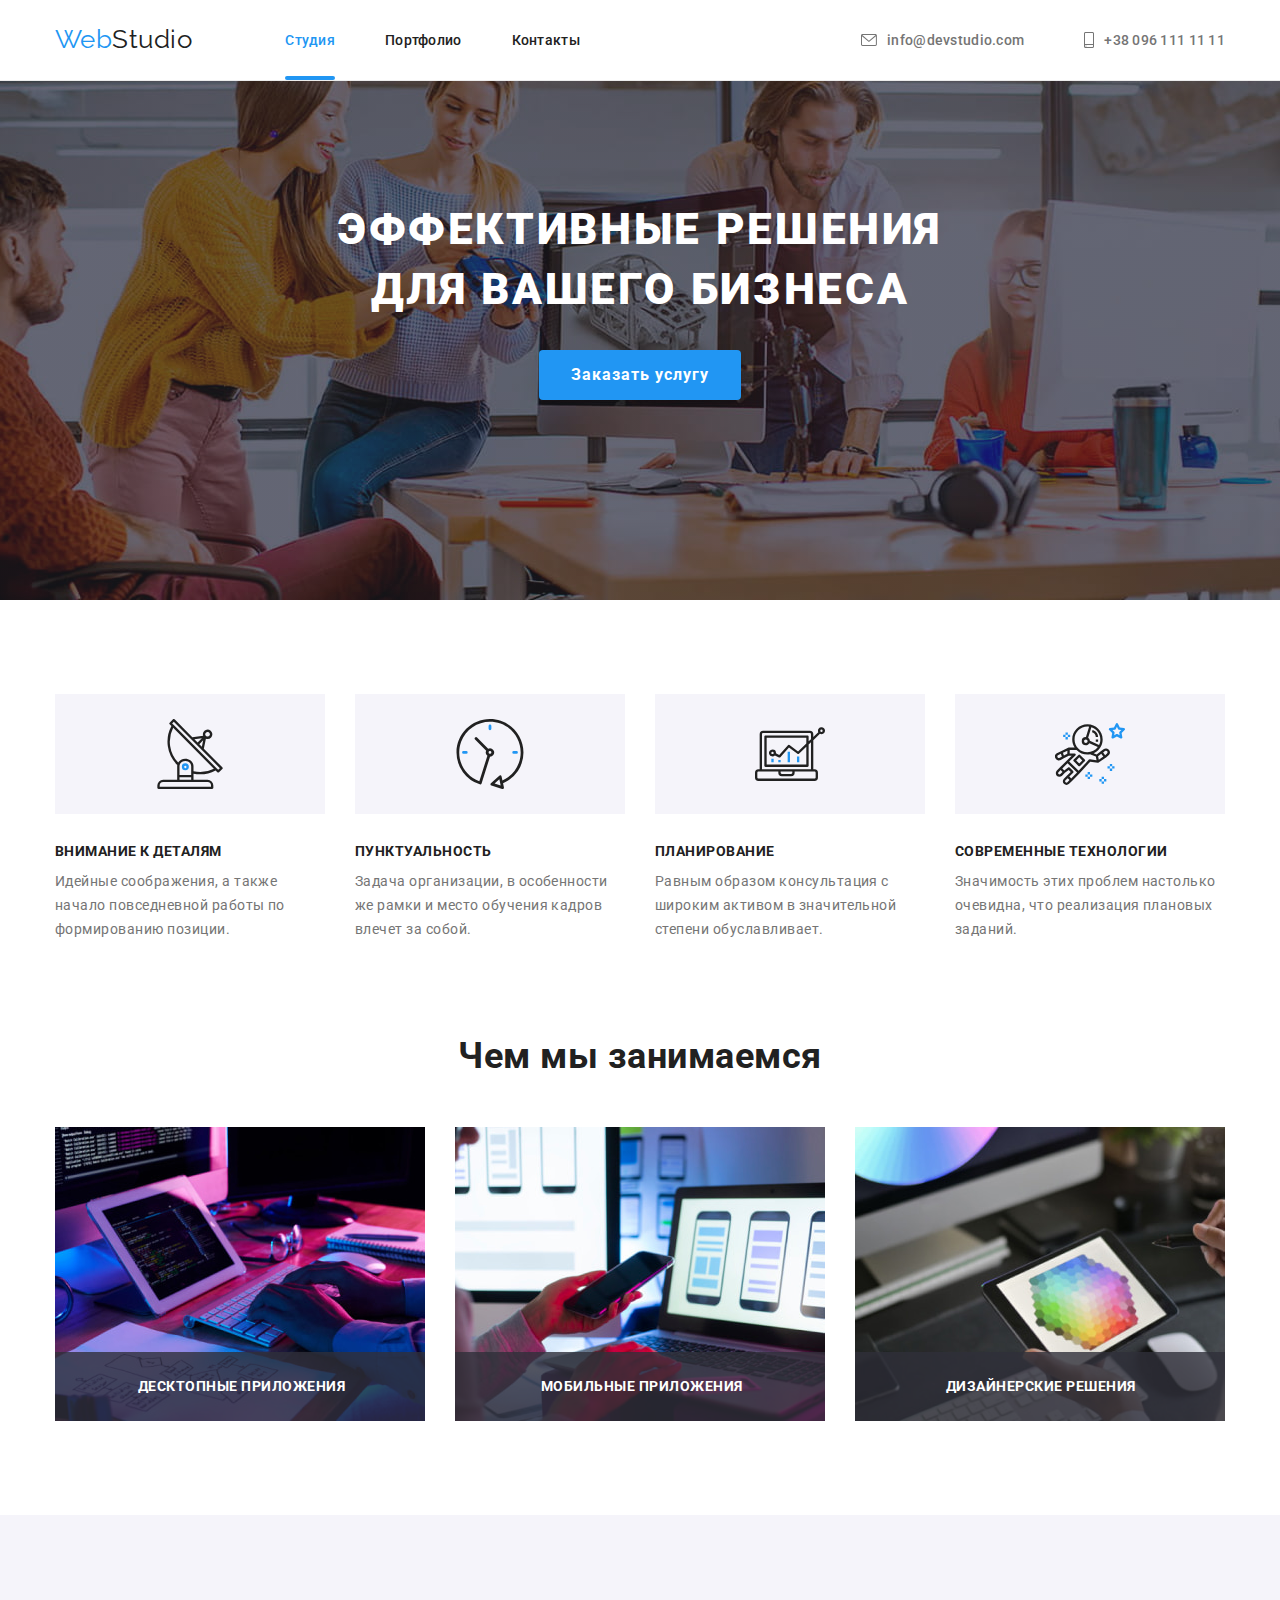
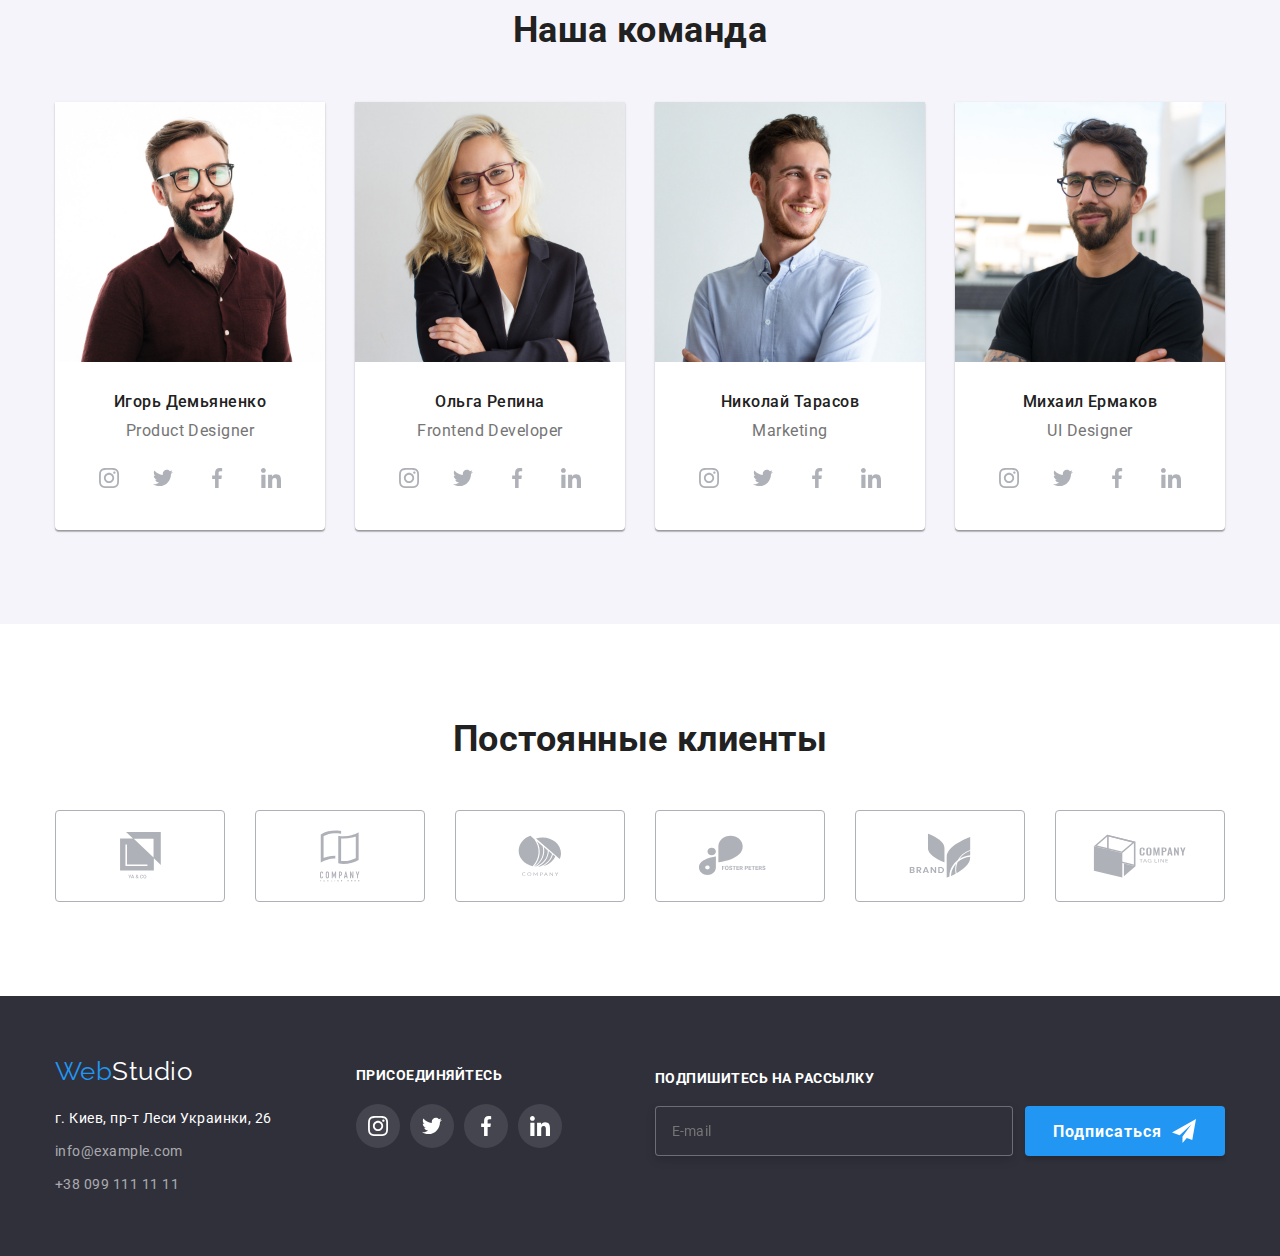
<file: index.html>
<!DOCTYPE html>
<html lang="ru">
  <head>
    <meta charset="UTF-8" />
    <meta http-equiv="X-UA-Compatible" content="IE=edge" />
    <meta name="viewport" content="width=device-width, initial-scale=1.0" />
    <title>Document</title>
    <link rel="preconnect" href="https://fonts.googleapis.com" />
    <link rel="preconnect" href="https://fonts.gstatic.com" crossorigin />
    <link
      href="https://fonts.googleapis.com/css2?family=Raleway:wght@700&family=Roboto:wght@400;500;700;900&display=swap"
      rel="stylesheet"
    />
    <link
      rel="stylesheet"
      href="https://cdnjs.cloudflare.com/ajax/libs/modern-normalize/1.1.0/modern-normalize.min.css"
    />
    <link rel="stylesheet" href="./css/styles.css" />
  </head>
  <body class="page">
    <!--Шапка сайта-->
    <header class="page-header">
      <div class="container main-nav">
        <nav class="navigation">
          <a href="./index.html" lang="en" class="logo"
            ><span class="accent">Web</span>Studio</a
          >
          <ul class="site-nav">
            <li class="item">
              <a href="./index.html" class="link current">Студия</a>
            </li>
            <li class="item">
              <a href="./portfolio.html" class="link">Портфолио</a>
            </li>
            <li class="item"><a href="" class="link">Контакты</a></li>
          </ul>
        </nav>
        <ul class="auth-nav">
          <li class="item icon-envelope">
            <a href="mailto:info@devstudio.com" class="link">
              <svg class="icon-envelope" width="16px" height="12px">
                <use href="./images/icons.svg#icon-envelope"></use></svg>
                info@devstudio.com</a>
          </li>
          <li class="item">
            <a href="tel:+380961111111" class="link">
              <svg class="icon-tel" width="10px" height="16px">
                <use href="./images/icons.svg#icon-smartphone"></use></svg>
                +38 096 111 11 11</a>
          </li>
        </ul>
      </div>
    </header>
    <main>
      <!--Секция заказать услугу-->
      <section class="hero">
        <div class="container">
          <h1 class="hero-title">
            Эффективные решения <br />
            для вашего бизнеса
          </h1>
          <button data-modal-open type="button" class="hero-button">
            Заказать услугу
          </button>
        </div>
        <div class="backdrop is-hidden" data-modal>
          <div class="modal">
            <button data-modal-close type="button" class="modal-button">
              <svg class="icon-vector">
                <use href="./images/vector.svg#icon-Vector"></use>
              </svg>
            </button>
            <form class="form js-speaker-form">
              <b class="form-title">Оставьте свои данные, мы вам перезвоним</b>
              <label class="form-field">
                <span class="form-lable">Имя</span>
                <input class="form-input" type="text" name="name" />
                <svg class="form-icon" width="12px" height="12px">
                  <use href="./images/icon-forms.svg#icon-name"></use>
                </svg>
              </label>
              <label class="form-field">
                <span class="form-lable">Телефон</span>
                <input class="form-input" type="tel" name="tel" />
                <svg class="form-icon" width="13px" height="13px">
                  <use href="./images/icon-forms.svg#icon-phone"></use>
                </svg>
              </label>
              <label class="form-field">
                <span class="form-lable">Почта</span>
                <input class="form-input" type="email" name="mail" />
                <svg class="form-icon" width="15px" height="12px">
                  <use href="./images/icon-forms.svg#icon-mail"></use>
                </svg>
              </label>
              <label class="form-field comments">
                <span class="form-lable">Комментарий</span>
                <textarea
                  class="form-textarea"
                  name="comment"
                  placeholder="Введите текст"
                ></textarea>
              </label>
              <label class="agreement">
                <input
                  class="agreement-input"
                  type="checkbox"
                  name="agree"
                />
                <svg class="form-icon-agreement" width="15px" height="15px">
                  <use href="./images/icon-forms.svg#icon-agree"></use>
                </svg>
                <span class="agreement-label"
                  >Соглашаюсь с рассылкой и принимаю <a href="" class="agreement-link">Условия договора</a></span>
              </label>
              <button class="form-button" type="submit">Отправить</button>
            </form>
          </div>

          <!-- <div role="group" class="group">
            <input type="checkbox" name="topic" value="html" id="html"/>
            <label for="html">HTML</label>

            <input type="checkbox" name="topic" value="css" id="css"/>
            <label for="css">CSS</label>

            <input type="checkbox" name="topic" value="js" id="js">
            <label for="js">JS</label>
          </div>

          <div role="group">
          <input type="radio" name="grade" value="junior" id="junior">
          <label for="junior">Junior</label>

          <input type="radio" name="grade" value="middle" id="middle">
          <label for="middle">Middle</label>

          <input type="radio" name="grade" value="senior" id="senior">
          <label for="senior">Senior</label>
        </div>

        <label for="pdf">Загрузить файл</label>
        <input type="file" name="pdf" id="pdf"> -->
        </div>
      </section>
      <!--Секция наши преимущества-->
      <section class="section no-bottom-padding">
        <div class="container">
          <h2 class="section-title features">Наши преимущества</h2>
          <ul class="features">
            <li class="item icon-dish">
              <h3 class="title">Внимание к деталям</h3>
              <p class="text">
                Идейные соображения, а также начало повседневной работы по
                формированию позиции.
              </p>
            </li>
            <li class="item icon-clock">
              <h3 class="title">Пунктуальность</h3>
              <p class="text">
                Задача организации, в особенности же рамки и место обучения
                кадров влечет за собой.
              </p>
            </li>
            <li class="item icon-diagram">
              <h3 class="title">Планирование</h3>
              <p class="text">
                Равным образом консультация с широким активом в значительной
                степени обуславливает.
              </p>
            </li>
            <li class="item icon-astronaut">
              <h3 class="title">Современные технологии</h3>
              <p class="text">
                Значимость этих проблем настолько очевидна, что реализация
                плановых заданий.
              </p>
            </li>
          </ul>
        </div>
      </section>
      <!--Секция чем мы занимаемся-->
      <section class="section">
        <div class="container">
          <h2 class="section-title">Чем мы занимаемся</h2>
          <ul class="work">
            <li class="item">
              <h3 class="title-work">Десктопные приложения</h3>
              <img
                class="image work"
                src="./images/img11.jpg"
                alt="пальцы рук печатают на клавиатуре"
                width="370"
                height="294"
              />
            </li>
            <li class="item">
              <p class="title-work mobile">Мобильные приложения</p>
              <img
                class="image work"
                src="./images/img12.jpg"
                alt="в левой руке телефон, пальцами правой руки водит по тачпаду макбука"
                width="370"
                height="294"
              />
            </li>
            <li class="item">
              <h3 class="title-work design">Дизайнерские решения</h3>
              <img
                class="image work"
                src="./images/img13.jpg"
                alt="в левой руке планшет, на экране которого электронная цветовая палитра"
                width="370"
                height="294"
              />
            </li>
          </ul>
        </div>
      </section>
      <!--Секция наша команда-->
      <section class="section-team">
        <div class="container">
          <h2 class="section-title">Наша команда</h2>
          <ul class="team">
            <li class="card">
              <img
                class="image"
                src="./images/igor.jpg"
                alt="улыбающийся молодой русый мужчина с бородой в очках"
                width="270"
                height="260"
              />
              <div class="card-description">
                <h3 class="title">Игорь Демьяненко</h3>
                <p class="position">Product Designer</p>
                <ul class="social">
                  <li class="item">
                    <a class="link" href="">
                      <svg class="icon">
                        <use href="./images/icons.svg#icon-instagram"></use>
                      </svg>
                    </a>
                  </li>
                  <li class="item">
                    <a class="link" href="">
                      <svg class="icon">
                        <use href="./images/icons.svg#icon-twitter"></use>
                      </svg>
                    </a>
                  </li>
                  <li class="item">
                    <a class="link" href="">
                      <svg class="icon">
                        <use href="./images/icons.svg#icon-facebook"></use>
                      </svg>
                    </a>
                  </li>
                  <li class="item">
                    <a class="link" href="">
                      <svg class="icon">
                        <use href="./images/icons.svg#icon-linkedin"></use>
                      </svg>
                    </a>
                  </li>
                </ul>
              </div>
            </li>
            <li class="card">
              <img
                class="image"
                src="./images/olya.jpg"
                alt="улыбающаяся молодая девушка блондинка в очках с веснушками"
                width="270"
                height="260"
              />
              <div class="card-description">
                <h3 class="title">Ольга Репина</h3>
                <p class="position">Frontend Developer</p>
                <ul class="social">
                  <li class="item">
                    <a class="link" href="">
                      <svg class="icon">
                        <use href="./images/icons.svg#icon-instagram"></use>
                      </svg>
                    </a>
                  </li>
                  <li class="item">
                    <a class="link" href="">
                      <svg class="icon">
                        <use href="./images/icons.svg#icon-twitter"></use>
                      </svg>
                    </a>
                  </li>
                  <li class="item">
                    <a class="link" href="">
                      <svg class="icon">
                        <use href="./images/icons.svg#icon-facebook"></use>
                      </svg>
                    </a>
                  </li>
                  <li class="item">
                    <a class="link" href="">
                      <svg class="icon">
                        <use href="./images/icons.svg#icon-linkedin"></use>
                      </svg>
                    </a>
                  </li>
                </ul>
              </div>
            </li>
            <li class="card">
              <img
                class="image"
                src="./images/kolya.jpg"
                alt="улыбающийся молодой рыжий мужчина с бородкой"
                width="270"
                height="260"
              />
              <div class="card-description">
                <h3 class="title">Николай Тарасов</h3>
                <p class="position">Marketing</p>
                <ul class="social">
                  <li class="item">
                    <a class="link" href="">
                      <svg class="icon">
                        <use href="./images/icons.svg#icon-instagram"></use>
                      </svg>
                    </a>
                  </li>
                  <li class="item">
                    <a class="link" href="">
                      <svg class="icon">
                        <use href="./images/icons.svg#icon-twitter"></use>
                      </svg>
                    </a>
                  </li>
                  <li class="item">
                    <a class="link" href="">
                      <svg class="icon">
                        <use href="./images/icons.svg#icon-facebook"></use>
                      </svg>
                    </a>
                  </li>
                  <li class="item">
                    <a class="link" href="">
                      <svg class="icon">
                        <use href="./images/icons.svg#icon-linkedin"></use>
                      </svg>
                    </a>
                  </li>
                </ul>
              </div>
            </li>
            <li class="card">
              <img
                class="image"
                src="./images/misha.jpg"
                alt="молодой мужчина брюнет в очках"
                width="270"
                height="260"
              />
              <div class="card-description">
                <h3 class="title">Михаил Ермаков</h3>
                <p class="position">UI Designer</p>
                <ul class="social">
                  <li class="item">
                    <a class="link" href="">
                      <svg class="icon">
                        <use href="./images/icons.svg#icon-instagram"></use>
                      </svg>
                    </a>
                  </li>
                  <li class="item">
                    <a class="link" href="">
                      <svg class="icon">
                        <use href="./images/icons.svg#icon-twitter"></use>
                      </svg>
                    </a>
                  </li>
                  <li class="item">
                    <a class="link" href="">
                      <svg class="icon">
                        <use href="./images/icons.svg#icon-facebook"></use>
                      </svg>
                    </a>
                  </li>
                  <li class="item">
                    <a class="link" href="">
                      <svg class="icon">
                        <use href="./images/icons.svg#icon-linkedin"></use>
                      </svg>
                    </a>
                  </li>
                </ul>
              </div>
            </li>
          </ul>
        </div>
      </section>
      <!-- Секция Постоянные клиенты -->
      <section class="section">
        <div class="container">
          <h2 class="section-title">Постоянные клиенты</h2>
          <ul class="clients">
            <li class="item">
              <a class="link" href="">
                <svg class="icon" width="41px" height="46.7px">
                  <use href="./images/icons.svg#icon-yaco"></use>
                </svg>
              </a>
            </li>
            <li class="item">
              <a class="link" href="">
                <svg class="icon" width="40px" height="52px">
                  <use href="./images/icons.svg#icon-company"></use>
                </svg>
              </a>
            </li>
            <li class="item">
              <a class="link" href="">
                <svg class="icon" width="43.46px" height="41.18px">
                  <use href="./images/icons.svg#icon-company2"></use>
                </svg>
              </a>
            </li>
            <li class="item">
              <a class="link" href="">
                <svg class="icon" width="84.44px" height="40.62px">
                  <use href="./images/icons.svg#icon-foster"></use>
                </svg>
              </a>
            </li>
            <li class="item">
              <a class="link" href="">
                <svg class="icon" width="62.54px" height="45.43px">
                  <use href="./images/icons.svg#icon-brand"></use>
                </svg>
              </a>
            </li>
            <li class="item">
              <a class="link" href="">
                <svg class="icon" width="93.79px" height="43.93px">
                  <use href="./images/icons.svg#icon-tagline"></use>
                </svg>
              </a>
            </li>
          </ul>
        </div>
      </section>
    </main>
    <!--Футер-->
    <footer class="footer">
      <div class="container">
        <div class="info">
          <div class="contacts">
            <a href="./index.html" lang="en" class="footer-logo"
              ><span class="accent">Web</span>Studio</a
            >
            <address class="adress">
              <span class="postal">г. Киев, пр-т Леси Украинки, 26</span>
              <a href="mailto:info@example.com" class="email"
                >info@example.com</a
              >
              <a href="tel:+380991111111" class="tel">+38 099 111 11 11</a>
            </address>
          </div>
          <div class="media">
            <b class="join">Присоединяйтесь</b>
            <ul class="social">
              <li class="item">
                <a class="link" href="">
                  <svg class="icon">
                    <use href="./images/icons.svg#icon-instagram"></use>
                  </svg>
                </a>
              </li>
              <li class="item">
                <a class="link" href="">
                  <svg class="icon">
                    <use href="./images/icons.svg#icon-twitter"></use>
                  </svg>
                </a>
              </li>
              <li class="item">
                <a class="link" href="">
                  <svg class="icon">
                    <use href="./images/icons.svg#icon-facebook"></use>
                  </svg>
                </a>
              </li>
              <li class="item">
                <a class="link-linkedin" href="">
                  <svg class="icon">
                    <use href="./images/icons.svg#icon-linkedin"></use>
                  </svg>
                </a>
              </li>
            </ul>
          </div>
          <form class="subscribe-form">
            <label class="subscribe-block">
              <b class="subscribe-caption">Подпишитесь на рассылку</b>
              <input
                class="subscribe-input"
                type="email"
                name="mail"
                id="mail"
                placeholder="E-mail"
              />
            </label>
            <button class="subscribe-button" type="submit">Подписаться
              <svg class="subscribe-icon" width="24px" height="24px">
                <use href="./images/icon-forms.svg#icon-icon-send"></use>
              </svg>
            </button>
          </form>
        </div>
      </div>
    </footer>
    <script src="./js/modal.js"></script>
    <script>
      (() => {
        document
          .querySelector('.js-speaker-form')
          .addEventListener('submit', e => {
            e.preventDefault();

            new FormData(e.currentTarget).forEach((value, name) =>
              console.log(`${name}: ${value}`),
            );

            e.currentTarget.reset();
          });
      })();
    </script>
  </body>
</html>
</file>
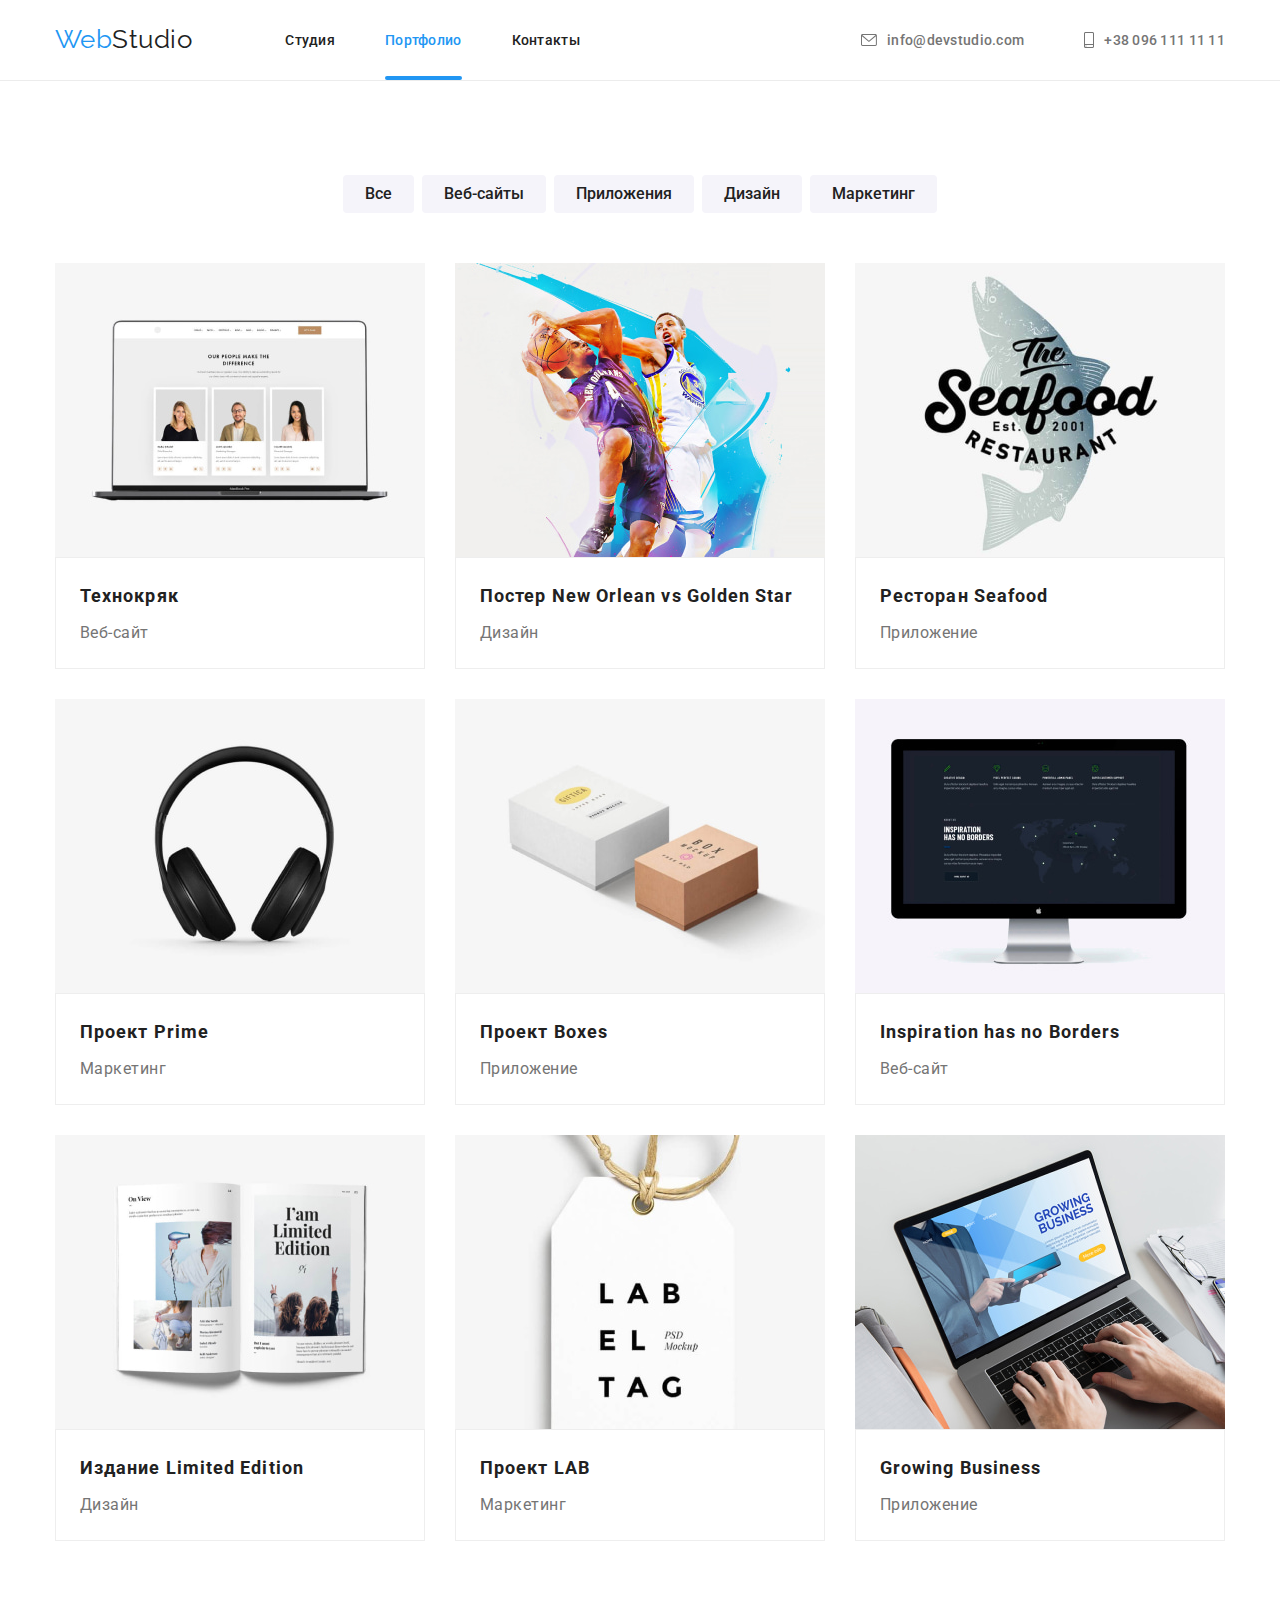
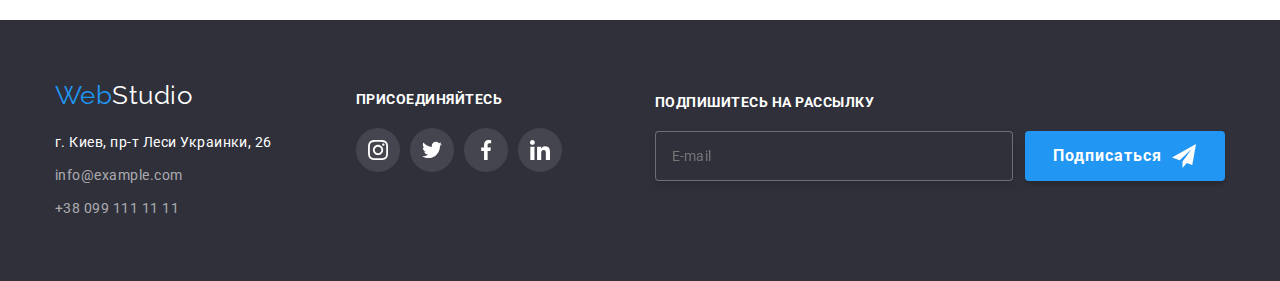
<file: portfolio.html>
<!DOCTYPE html>
<html lang="en">
  <head>
    <meta charset="UTF-8" />
    <meta http-equiv="X-UA-Compatible" content="IE=edge" />
    <meta name="viewport" content="width=device-width, initial-scale=1.0" />
    <title>Document</title>
    <link rel="preconnect" href="https://fonts.googleapis.com" />
    <link rel="preconnect" href="https://fonts.gstatic.com" crossorigin />
    <link
      href="https://fonts.googleapis.com/css2?family=Raleway:wght@700&family=Roboto:wght@400;500;700;900&display=swap"
      rel="stylesheet"
    />
    <link
      rel="stylesheet"
      href="https://cdnjs.cloudflare.com/ajax/libs/modern-normalize/1.1.0/modern-normalize.min.css"
    />
    <link rel="stylesheet" href="./css/styles.css" />
  </head>
  <body class="page">
    <!--Шапка сайта-->
    <header class="page-header">
      <div class="container main-nav">
        <nav class="navigation">
          <a href="./index.html" lang="en" class="logo"
            ><span class="accent">Web</span>Studio</a
          >
          <ul class="site-nav">
            <li class="item">
              <a href="./index.html" class="link">Студия</a>
            </li>
            <li class="item">
              <a href="./portfolio.html" class="link current">Портфолио</a>
            </li>
            <li class="item"><a href="" class="link">Контакты</a></li>
          </ul>
        </nav>
        <ul class="auth-nav">
          <li class="item icon-envelope">
            <a href="mailto:info@devstudio.com" class="link">
              <svg class="icon-envelope" width="16px" height="12px">
                <use href="./images/icons.svg#icon-envelope"></use></svg>
                info@devstudio.com</a
            >
          </li>
          <li class="item">
            <a href="tel:+380961111111" class="link"
              ><svg class="icon-tel" width="10px" height="16px">
                <use href="./images/icons.svg#icon-smartphone"></use></svg>
                +38 096 111 11 11</a
            >
          </li>
        </ul>
      </div>
    </header>
    <main>
      <!--Секция портфолио-->
      <section class="section">
        <div class="container">
          <h1 class="portfolio-title">Портфолио</h1>
          <ul class="fields">
            <li class="item">
              <button type="button" class="button">Все</button>
            </li>
            <li class="item">
              <button type="button" class="button">Веб-сайты</button>
            </li>
            <li class="item">
              <button type="button" class="button">Приложения</button>
            </li>
            <li class="item">
              <button type="button" class="button">Дизайн</button>
            </li>
            <li class="item">
              <button type="button" class="button">Маркетинг</button>
            </li>
          </ul>
          <ul class="project-list">
            <li class="item">
              <a class="link" href="">
                <div class="project-overlay">
                  <img
                    class="image"
                    src="./images/img1.jpg"
                    alt="часть команды: две девушки и мужчина на отдельных фотокарточках с именами и должностями"
                    width="370"
                    height="294"
                  />
                  <p class="project-overlay-text">
                    Технокряк это современная площадка распространения
                    коронавируса. Компании используют эту платформу для
                    цифрового шпионажа и атак на защищённые сервера конкурентов.
                  </p>
                </div>
                <div class="description">
                  <h2 class="title">Технокряк</h2>
                  <p class="text">Веб-сайт</p>
                </div>
              </a>
            </li>
            <li class="item">
              <a class="link" href="">
                <div class="project-overlay">
                  <img
                    class="image"
                    src="./images/img2.jpg"
                    alt="два баскетболиста борются в воздухе за мяч"
                    width="370"
                    height="294"
                  />
                  <p class="project-overlay-text">
                    Технокряк это современная площадка распространения
                    коронавируса. Компании используют эту платформу для
                    цифрового шпионажа и атак на защищённые сервера конкурентов.
                  </p>
                </div>
                <div class="description">
                  <h2 class="title">Постер New Orlean vs Golden Star</h2>
                  <p class="text">Дизайн</p>
                </div>
              </a>
            </li>
            <li class="item">
              <a class="link" href="">
                <div class="project-overlay">
                  <img
                    class="image"
                    src="./images/img3.jpg"
                    alt="Надпись The Seafood restautant с рыбой на фоне"
                    width="370"
                    height="294"
                  />
                  <p class="project-overlay-text">
                    Технокряк это современная площадка распространения
                    коронавируса. Компании используют эту платформу для
                    цифрового шпионажа и атак на защищённые сервера конкурентов.
                  </p>
                </div>
                <div class="description">
                  <h2 class="title">Ресторан Seafood</h2>
                  <p class="text">Приложение</p>
                </div>
              </a>
            </li>
            <li class="item">
              <a class="link" href="">
                <div class="project-overlay">
                  <p class="project-overlay-text">
                    Технокряк это современная площадка распространения
                    коронавируса. Компании используют эту платформу для
                    цифрового шпионажа и атак на защищённые сервера конкурентов.
                  </p>
                  <img
                    class="image"
                    src="./images/img4.jpg"
                    alt="большие черные наушники"
                    width="370"
                    height="294"
                  />
                </div>
                <div class="description">
                  <h2 class="title">Проект Prime</h2>
                  <p class="text">Маркетинг</p>
                </div>
              </a>
            </li>
            <li class="item">
              <a class="link" href="">
                <div class="project-overlay">
                  <img
                    class="image"
                    src="./images/img5.jpg"
                    alt="одна белая коробочка побольше и одна поменьше под цвет дерева"
                    width="370"
                    height="294"
                  />
                  <p class="project-overlay-text">
                    Технокряк это современная площадка распространения
                    коронавируса. Компании используют эту платформу для
                    цифрового шпионажа и атак на защищённые сервера конкурентов.
                  </p>
                </div>
                <div class="description">
                  <h2 class="title">Проект Boxes</h2>
                  <p class="text">Приложение</p>
                </div>
              </a>
            </li>
            <li class="item">
              <a class="link" href="">
                <div class="project-overlay">
                  <img
                    class="image"
                    src="./images/img6.jpg"
                    alt="компьютерный моноблок"
                    width="370"
                    height="294"
                  />
                  <p class="project-overlay-text">
                    Технокряк это современная площадка распространения
                    коронавируса. Компании используют эту платформу для
                    цифрового шпионажа и атак на защищённые сервера конкурентов.
                  </p>
                </div>
                <div class="description">
                  <h2 lang="en" class="title">Inspiration has no Borders</h2>
                  <p class="text">Веб-сайт</p>
                </div>
              </a>
            </li>
            <li class="item">
              <a class="link" href="">
                <div class="project-overlay">
                  <img
                    class="image"
                    src="./images/img7.jpg"
                    alt="Открытый фотожурнал"
                    width="370"
                    height="294"
                  />
                  <p class="project-overlay-text">
                    Технокряк это современная площадка распространения
                    коронавируса. Компании используют эту платформу для
                    цифрового шпионажа и атак на защищённые сервера конкурентов.
                  </p>
                </div>
                <div class="description">
                  <h2 class="title">Издание Limited Edition</h2>
                  <p class="text">Дизайн</p>
                </div>
              </a>
            </li>
            <li class="item">
              <a class="link" href="">
                <div class="project-overlay">
                  <img
                    class="image"
                    src="./images/img8.jpg"
                    alt="этикетка для одежды"
                    width="370"
                    height="294"
                  />
                  <p class="project-overlay-text">
                    Технокряк это современная площадка распространения
                    коронавируса. Компании используют эту платформу для
                    цифрового шпионажа и атак на защищённые сервера конкурентов.
                  </p>
                </div>
                <div class="description">
                  <h2 class="title">Проект LAB</h2>
                  <p class="text">Маркетинг</p>
                </div>
              </a>
            </li>
            <li class="item">
              <a class="link" href="">
                <div class="project-overlay">
                  <img
                    class="image"
                    src="./images/img9.jpg"
                    alt="пальцы рук печатают по клавиатуре macbook"
                    width="370"
                    height="294"
                  />
                  <p class="project-overlay-text">
                    Технокряк это современная площадка распространения
                    коронавируса. Компании используют эту платформу для
                    цифрового шпионажа и атак на защищённые сервера конкурентов.
                  </p>
                </div>
                <div class="description">
                  <h2 lang="en" class="title">Growing Business</h2>
                  <p class="text">Приложение</p>
                </div>
              </a>
            </li>
          </ul>
        </div>
      </section>
    </main>
    <!--Футер-->
    <footer class="footer">
      <div class="container">
        <div class="info">
          <div class="contacts">
            <a href="./index.html" lang="en" class="footer-logo"
              ><span class="accent">Web</span>Studio</a
            >
            <address class="adress">
              <span class="postal">г. Киев, пр-т Леси Украинки, 26</span>
              <a href="mailto:info@example.com" class="email"
                >info@example.com</a
              >
              <a href="tel:+380991111111" class="tel">+38 099 111 11 11</a>
            </address>
          </div>
          <div class="media">
            <b class="join">Присоединяйтесь</b>
            <ul class="social">
              <li class="item">
                <a class="link" href="">
                  <svg class="icon">
                    <use href="./images/icons.svg#icon-instagram"></use>
                  </svg>
                </a>
              </li>
              <li class="item">
                <a class="link" href="">
                  <svg class="icon">
                    <use href="./images/icons.svg#icon-twitter"></use>
                  </svg>
                </a>
              </li>
              <li class="item">
                <a class="link" href="">
                  <svg class="icon">
                    <use href="./images/icons.svg#icon-facebook"></use>
                  </svg>
                </a>
              </li>
              <li class="item">
                <a class="link-linkedin" href="">
                  <svg class="icon">
                    <use href="./images/icons.svg#icon-linkedin"></use>
                  </svg>
                </a>
              </li>
            </ul>
          </div>
          <form class="subscribe-form">
            <label class="subscribe-block">
              <b class="subscribe-caption">Подпишитесь на рассылку</b>
              <input
                class="subscribe-input"
                type="email"
                name="mail"
                id="mail"
                placeholder="E-mail"
              />
            </label>
            <button class="subscribe-button" type="submit">Подписаться
              <svg class="subscribe-icon" width="24px" height="24px">
                <use href="./images/icon-forms.svg#icon-icon-send"></use>
              </svg>
            </button>
          </form>
        </div>
      </div>
    </footer>
    <script>
      const { height: pageHeaderHeight } = document
        .querySelector('.page-header')
        .getBoundingClientRect();

      document.body.style.paddingTop = `${pageHeaderHeight}px`;
    </script>
  </body>
</html>
</file>
<file: css/styles.css>
/* Цвет основного текста #212121 */
/* Цвет выделений #2196F3 */
/* цвет текста героя #FFFFFF */
/* Цвет фона вторичный  #2F303A; */
/* Цвет фона Наша команда #F5F4F */
/* цвет параграфов в преимуществах #2F303A */
/* Цвет фона кнопок #3F5F4FA */

:root {
  --primary-text-color: #757575;
  --title-text-color: #212121;
  --accent-color: #2196f3;
  --primary-white-color: #ffffff;
  --secondary-bcg-color: #f5f4fa;
  --thirdly-bcg-color: #2f303a;
  --animation-timing-function: cubic-bezier(0.4, 0, 0.2, 1);
  --animation-duration: 250ms;
}

html {
  box-sizing: border-box;
}

*,
*::before,
*::after {
  box-sizing: inherit;
}

/* Cтили для index.html */

.page {
  background-color: var(--primary-white-color);
  color: var(--primary-text-color);

  font-family: Roboto, sans-serif;
  letter-spacing: 0.03em;
}

ul {
  list-style: none;
  padding: 0;
  margin: 0;
}

.container {
  width: 1200px;
  margin: 0 auto;
  padding-left: 15px;
  padding-right: 15px;
}

.section {
  padding-top: 94px;
  padding-bottom: 94px;
}

section.no-bottom-padding {
  padding-bottom: 0;
}

.section-title {
  color: var(--title-text-color);
  margin-top: 0;
  margin-bottom: 50px;

  font-size: 36px;
  line-height: 1.17;
  text-align: center;
}

.image {
  display: block;
}

/* Header */
.page-header {
  border-bottom: 1px solid #ececec;
  position: fixed;
  width: 100%;
  min-height: 80px;
  top: 0;
  left: 0;
  z-index: 3;
  background-color: var(--primary-white-color);
}

/* Navigation */
.navigation {
  display: flex;
  align-items: center;
}
.container.main-nav {
  display: flex;
  align-items: center;
  justify-content: space-between;
}

/* logo */
.logo {
  display: block;
  padding-top: 24px;
  padding-bottom: 25px;
  color: var(--title-text-color);

  font-family: Raleway, sans-serif;
  font-size: 26px;
  line-height: 1.2;
  text-decoration: none;
}
.logo .accent {
  color: var(--accent-color);
}

/* site nav */
.site-nav {
  display: flex;
  margin-left: 93px;
}

.site-nav .item:not(:last-child) {
  margin-right: 50px;
}

.site-nav .link {
  color: var(--title-text-color);

  display: block;
  font-weight: 500;
  font-size: 14px;
  line-height: 1.15;
  letter-spacing: 0.02em;
  text-decoration: none;
  padding-top: 32px;
  padding-bottom: 32px;
  transition: color var(--animation-duration) var(--animation-timing-function);
}
.site-nav .link:hover,
.site-nav .link:focus {
  color: var(--accent-color);
  outline: none;
}

.site-nav .link.current {
  color: var(--accent-color);
}

.site-nav .item {
  position: relative;
}

.site-nav .item .link.current::after {
  content: '';
  display: block;
  position: absolute;
  bottom: 0;
  left: 0;
  border-radius: 2px;
  min-height: 4px;
  min-width: 100%;
  background-color: var(--accent-color);
  transform: scaleX(1);
}

.site-nav .item .link::after {
  content: '';
  display: block;
  position: absolute;
  bottom: 0;
  left: 0;
  border-radius: 2px;
  min-height: 4px;
  min-width: 100%;
  background-color: var(--accent-color);
  transform: scaleX(0);
  transition: transform 500ms cubic-bezier(0.4, 0, 0.2, 1);
}

.site-nav .item .link:hover::after,
.site-nav .item .link:focus::after {
  transform: scaleX(1);
  outline: none;
}

/* auth-nav */

.auth-nav {
  display: flex;
}

.auth-nav .item + .item {
  margin-left: 50px;
}

.auth-nav .link {
  display: flex;
  color: var(--primary-text-color);
  margin-left: 0;
  font-weight: 500;
  font-size: 14px;
  line-height: 1.15;
  letter-spacing: 0.02em;
  text-decoration: none;
  list-style: none;
  align-items: center;
  transition: color var(--animation-duration) var(--animation-timing-function);
}

.auth-nav .link:hover,
.auth-nav .link:focus {
  color: var(--accent-color);
  outline: none;
}

.icon-envelope,
.icon-tel {
  margin-right: 10px;
  fill: currentColor;
  margin-top: 0;
  margin-bottom: 0;
}

/* hero */

.hero {
  background-color: #c4c4c4;
  background-image: linear-gradient(
      to right,
      rgba(47, 48, 58, 0.4),
      rgba(47, 48, 58, 0.4)
    ),
    url(../images/background.jpg);

  background-repeat: no-repeat;
  background-position: center;
  background-size: cover;

  height: 600px;
  max-width: 1600px;
  margin-right: auto;
  margin-left: auto;

  padding-top: 200px;
  padding-bottom: 200px;

  text-align: center;
}

.hero-title {
  color: var(--primary-white-color);
  margin-top: 0;
  margin-bottom: 30px;

  font-weight: 900;
  font-size: 44px;
  line-height: 1.36;
  text-align: center;
  letter-spacing: 0.06em;
  text-transform: uppercase;
}
.hero-button {
  color: var(--primary-white-color);
  background-color: var(--accent-color);
  cursor: pointer;
  /* position: relative; */

  font-family: inherit;
  font-weight: 700;
  font-size: 16px;
  line-height: 1.87;
  /* overflow: hidden; */

  display: inline-flex;
  min-width: 200px;
  align-items: center;
  text-align: center;
  letter-spacing: 0.06em;
  border: 0;
  padding: 10px 32px;

  box-shadow: 0px 4px 4px rgba(0, 0, 0, 0.15);
  border-radius: 4px;

  transition: background-color 250ms cubic-bezier(0.4, 0, 0.2, 1);
}

.hero-button:hover,
.hero-button:focus {
  background-color: #188ce8;
  outline: none;
}

/* .hero-button::before{
  content: "";
  display: inline-block;
  width: 30px;
  height: 30px;
  margin-right: 5px;
  background-color: red;

  transition: transform 250ms cubic-bezier(0.4, 0, 0.2, 1);
}

.hero-button:hover::before{
  transform: translateY(-60px);
}

.hero-button::after{
  content: "";
  display: inline-block;
  position: absolute;
  top: 40%;
  left: 32px;
  width: 30px;
  height: 30px;
  margin-right: 5px;
  background-color: rgb(82, 47, 47);
  transform: translateY(calc(-35% + 60px));

  transition: transform 250ms cubic-bezier(0.4, 0, 0.2, 1) ;

}

.hero-button:hover::after{
  transform: translateY(-35%);
} */

/* Form */
.form {
  width: 100%;
  height: 100%;
  padding: 0;
  color: var(--title-text-color);
}

.form-title {
  display: inline-block;
  margin-bottom: 12px;
  margin-top: 0;
  font-weight: 700;
  font-size: 20px;
  line-height: 1.15;
  text-align: center;

  color: var(--title-text-color);
}

.form-field {
  position: relative;
  display: flex;
  margin-bottom: 10px;
  flex-direction: column;
  text-align: start;
}

.form-field.comments {
  margin-bottom: 0;
}

.form-lable {
  display: block;
  font-size: 12px;
  line-height: 1.17;
  letter-spacing: 0.01em;
  color: #757575;
  margin-bottom: 4px;
}

.form-input {
  border: 1px solid rgba(33, 33, 33, 0.2);
  box-sizing: border-box;
  border-radius: 4px;
  width: 448px;
  height: 40px;
  padding: 11px 12px;
  padding-left: 42px;
  color: var(--title-text-color);
  transition: border var(--animation-duration) var(--animation-timing-function);

  font-family: Roboto;
  font-style: normal;
  font-weight: normal;
  font-size: 12px;
  line-height: 1.14;
  letter-spacing: 0.03em;
}

.form-icon {
  display: inline-block;
  position: absolute;
  top: 55%;
  left: 15px;
  fill: currentColor;
}

.form-input:hover,
.form-input:focus {
  border: 1px solid #2196f3;
  outline: none;
}

.form-input:hover + .form-icon,
.form-input:focus + .form-icon {
  color: var(--accent-color);
  outline: none;
}

.form-textarea {
  width: 448px;
  height: 120px;
  border: 1px solid rgba(33, 33, 33, 0.2);
  box-sizing: border-box;
  border-radius: 4px;
  resize: none;
  margin-bottom: 20px;
  padding: 12px 16px;
  transition: border var(--animation-duration) var(--animation-timing-function);

  font-family: Roboto;
  font-style: normal;
  font-weight: normal;
  font-size: 12px;
  line-height: 1.14;
  letter-spacing: 0.03em;
}

.form-textarea:hover,
.form-textarea:focus {
  border: 1px solid #2196f3;
  outline: #2196f3;
}

.form-textarea::placeholder {
  font-size: 12px;
  line-height: 14px;
  letter-spacing: 0.01em;

  color: rgba(117, 117, 117, 0.5);
}

.agreement {
  display: flex;
  align-items: center;
  text-align: center;
  justify-content: center;
  margin-bottom: 30px;
  font-size: 14px;
  line-height: 1.71;

  letter-spacing: 0.03em;

  color: black;
}

.agreement-label {
  display: inline-block;
  color: var(--primary-text-color);
}

.agreement-input {
  display: block;
  box-sizing: border-box;
  width: 15px;
  height: 15px;
  position: absolute;
  width: 1px;
  height: 1px;
  margin: -1px;
  border: 0;
  padding: 0;
  clip: rect(0 0 0 0);
  overflow: hidden;
}

.form-icon-agreement {
  display: block;
  border-radius: 4px;
  fill: currentColor;
  top: 75.8%;
  left: 51px;
  margin-right: 8.4px;
}

.agreement-link{
  text-decoration: none;
  text-decoration-line: underline;
  color: #2196F3;
}

.agreement-link:visited{
  color: #2196F3;
}

.agreement-input:checked + .form-icon-agreement {
  background-color: var(--accent-color);
  background-image: url('../images/full-check.svg');
  background-size: contain;
  background-origin: border-box;
  border-color: var(--accent-color);
  fill: var(--accent-color);
}

.form-button {
  display: block;
  margin: auto;
  padding-bottom: 0;
  font-weight: 700;
  font-size: 16px;
  line-height: 1.87;
  cursor: pointer;

  letter-spacing: 0.06em;

  color: #ffffff;

  width: 200px;
  height: 50px;
  background: #2196f3;
  box-shadow: 0px 4px 4px rgba(0, 0, 0, 0.15);
  border: 0;
  border-radius: 4px;
}

/* Features */
.features {
  display: flex;
  justify-content: space-between;
}

.section-title.features {
  display: none;
}

.features .item::before {
  display: block;
  content: '';
  height: 120px;
  width: 270px;

  background-image: url(../images/antenna.svg);
  background-size: 70px 70px;
  background-repeat: no-repeat;
  background-position: center;
  background-color: var(--secondary-bcg-color);
}

.features .item.icon-clock::before {
  background-image: url(../images/clock.svg);
}

.features .item.icon-diagram::before {
  background-image: url(../images/diagram.svg);
}

.features .item.icon-astronaut::before {
  background-image: url(../images/astronaut.svg);
}

.features .item:not(:last-child) {
  margin-right: 30px;
}

.features .title {
  color: var(--title-text-color);
  margin-top: 30px;
  margin-bottom: 10px;

  font-size: 14px;
  line-height: 1.14;
  text-transform: uppercase;
}

.features .text {
  margin-top: 0;
  margin-bottom: 0;
  font-size: 14px;
  line-height: 1.7;
}

/* Work */
.work {
  display: flex;
  margin-top: 0;
  justify-content: center;
}
.work .item:not(:last-child) {
  margin-right: 30px;
}

.work .item {
  position: relative;
}

.title-work {
  position: absolute;
  bottom: 0;
  margin: 0;
  width: 100%;
  padding: 27px 82px 27px 83px;
  white-space: nowrap;
  color: var(--primary-white-color);
  font-style: normal;
  font-weight: 700;
  font-size: 14px;
  line-height: 1.14;
  text-align: center;
  text-transform: uppercase;

  background: rgba(47, 48, 58, 0.8);
}

.title-work.mobile {
  padding: 27px 85px 27px 86px;
}

.title-work.design {
  padding: 27px 90px 27px 91px;
}

/* Team */
.section-team {
  background-color: var(--secondary-bcg-color);
  padding-top: 94px;
  padding-bottom: 94px;
}

.team {
  display: flex;
  background-color: var(--secondary-bcg-color);
}

.team .card {
  background-color: var(--primary-white-color);
  box-shadow: 0px 1px 3px rgba(0, 0, 0, 0.12), 0px 1px 1px rgba(0, 0, 0, 0.14),
    0px 2px 1px rgba(0, 0, 0, 0.2);
  border-radius: 0px 0px 4px 4px;

  width: 270px;
}

.card-description {
  padding: 30px 32px;
  margin: 0;
}

.team .card:not(:last-child) {
  margin-right: 30px;
}

.team .title {
  color: var(--title-text-color);

  margin-bottom: 10px;
  margin-top: 0;

  font-weight: 500;
  font-size: 16px;
  line-height: 1.19;
  text-align: center;
}

.team .position {
  font-size: 16px;
  line-height: 1.19;
  margin-top: 0;
  margin-bottom: 16px;
  text-align: center;
}

.social .item .link {
  display: block;
  border-radius: 50%;
  width: 44px;
  height: 44px;
  text-align: center;
  padding: 12px;
  color: #afb1b8;
  background-color: white;
  transition: color var(--animation-duration) var(--animation-timing-function),
    background-color var(--animation-duration) var(--animation-timing-function);
}

.social .item .link:not(:last-child) {
  margin-right: 10px;
}

.social .icon {
  width: 20px;
  height: 20px;
  fill: currentColor;
}

.social .item .link:hover,
.social .item .link:focus {
  color: white;
  background-color: var(--accent-color);
  outline: none;
}

.social {
  display: flex;
  color: #afb1b8;
  background-color: var(--primary-white-color);
  justify-content: space-between;
  align-items: center;
  list-style: none;
  padding: 0;
  margin: 0;
}

/* Clients */

.clients {
  display: flex;
  align-items: center;
  text-align: center;
  justify-content: space-between;
  color: #afb1b8;
  background-color: var(--primary-white-color);
}

.clients .item .link {
  display: flex;
  width: 170px;
  height: 92px;
  color: #afb1b8;
  background-color: var(--primary-white-color);

  padding: 16px 32px;
  align-items: center;
  justify-content: center;
  text-align: center;

  border: 1px solid #afb1b8;
  border-radius: 4px;
  transition: color var(--animation-duration) var(--animation-timing-function),
    background-color var(--animation-duration) var(--animation-timing-function),
    border var(--animation-duration) var(--animation-timing-function);
}
.clients .item:not(:last-child) {
  margin-right: 30px;
}

.clients .icon {
  fill: currentColor;
}

.clients .item .link:hover,
.clients .item .link:focus {
  color: #2196f3;
  background-color: var(--primary-white-color);
  border: 1px solid #2196f3;
  outline: none;
}

/* Footer */
.footer {
  display: flex;
  background-color: var(--thirdly-bcg-color);
  padding-top: 60px;
  padding-bottom: 60px;
}
.footer-logo {
  display: block;
  color: var(--primary-white-color);

  font-family: Raleway;
  font-size: 26px;
  line-height: 1.19;
  text-decoration: none;
}
.footer .accent {
  color: var(--accent-color);
}

.adress {
  display: inline-block;
  width: 231px;
  font-style: normal;
  font-size: 14px;
  line-height: 1.71;
}
.adress .postal {
  display: block;
  color: var(--primary-white-color);
  margin-top: 20px;
}
.adress .email {
  display: block;
  color: rgba(255, 255, 255, 0.6);
  text-decoration: none;
  margin-top: 9px;
  transition: color var(--animation-duration) var(--animation-timing-function);
}
.adress .tel {
  display: block;
  color: rgba(255, 255, 255, 0.6);
  text-decoration: none;
  margin-top: 9px;
  transition: color var(--animation-duration) var(--animation-timing-function);
}

.adress .email:hover,
.adress .email:focus {
  color: var(--accent-color);
  outline: none;
}

.adress .tel:hover,
.adress .tel:focus {
  color: var(--accent-color);
  outline: none;
}

.footer .info {
  display: flex;
  margin-right: 0;
  padding-right: 0;
}

.contacts {
  display: block;
  text-decoration: none;
}

.media {
  display: block;
  margin-left: 70px;
  align-items: center;
  justify-content: center;
  padding-top: 12px;
  padding-bottom: 40px;
}

.join {
  display: block;
  color: var(--primary-white-color);

  font-weight: 700px;
  font-size: 14px;
  line-height: 1.14;
  text-transform: uppercase;

  margin-bottom: 20px;
}

.media .social .link {
  color: white;
  background-color: rgba(255, 255, 255, 0.1);
  margin-right: 10px;
  transition: background-color var(--animation-duration)
    var(--animation-timing-function);
}

.link-linkedin {
  display: block;
  border-radius: 50%;
  width: 44px;
  height: 44px;
  text-align: center;
  padding: 12px;

  color: white;
  background-color: rgba(255, 255, 255, 0.1);
  margin-right: 0;

  transition: background-color var(--animation-duration)
    var(--animation-timing-function);
}

.media .social .link:hover,
.link-linkedin:hover,
.media .social .link:focus,
.link-linkedin:focus {
  background-color: var(--accent-color);
  outline: none;
}

.media .social {
  color: var(--primary-white-color);
  background-color: var(--thirdly-bcg-color);
}

.subscribe-form {
  display: flex;
  align-items: flex-end;
  margin-left: 93px;
  padding-left: 0;
  padding-top: 12px;
  padding-bottom: 40px;
}

.subscribe-block {
  flex-direction: column;
}

.subscribe-caption {
  display: block;
  margin-bottom: 20px;
  font-weight: 700;
  font-size: 14px;
  line-height: 1.14;
  text-transform: uppercase;

  color: var(--primary-white-color);
}

.subscribe-input {
  display: block;
  width: 358px;
  height: 50px;
  margin-right: 12px;
  padding: 15px 16px;
  background-color: var(--thirdly-bcg-color);
  border: 1px solid rgba(255, 255, 255, 0.3);
  box-sizing: border-box;
  filter: drop-shadow(0px 4px 4px rgba(0, 0, 0, 0.15));
  border-radius: 4px;

  color: var(--primary-white-color);

  font-family: Roboto;
  font-style: normal;
  font-weight: normal;
  font-size: 14px;
  line-height: 1.14;
  letter-spacing: 0.01em;
}

.subscribe-input:focus {
  outline: none;
}

.subscribe-button {
  display: flex;
  align-items: center;
  text-align: center;
  margin: 0;
  width: 200px;
  height: 50px;
  padding: 10px 28px;
  background: #2196f3;
  box-shadow: 0px 4px 4px rgba(0, 0, 0, 0.15);
  border-radius: 4px;
  border: none;

  font-family: Roboto;
  font-style: normal;
  font-weight: bold;
  font-size: 16px;
  line-height: 1.87;
  letter-spacing: 0.06em;

  cursor: pointer;

  color: var(--primary-white-color);
}

.subscribe-icon{
  display: block;
  margin: 0;
  margin-left: 10px;
}

/* Backdrop */
.backdrop {
  position: fixed;
  top: 0;
  left: 0;
  width: 100%;
  height: 100%;
  background-color: rgba(0, 0, 0, 0.2);
  z-index: 4;
  opacity: 1;

  transition: opacity 1000ms var(--animation-timing-function);
}

.backdrop.is-hidden {
  opacity: 0;
  pointer-events: none;
}

.backdrop.is-hidden .modal {
  transform: translate(-50%, -50%) scale(0.9);
}

.modal {
  position: absolute;
  top: 50%;
  left: 50%;
  padding: 40px;
  transform: translate(-50%, -50%) scale(1);

  width: 528px;
  height: 581px;
  background-color: var(--primary-white-color);

  transition: transform 1000ms var(--animation-timing-function);
}

.modal-button {
  position: absolute;
  top: 8px;
  right: 8px;

  display: flex;
  border-radius: 50%;
  align-items: center;
  text-align: center;
  justify-content: center;
  cursor: pointer;

  padding-left: 10px;
  padding-bottom: 10px;
  padding-right: 9px;
  padding-top: 9px;

  width: 30px;
  height: 30px;

  background: var(--primary-white-color);
  border: 1px solid rgba(0, 0, 0, 0.1);
}

.icon-vector {
  width: 11px;
  height: 11px;
}

/* Стили для portfolio.html */

.section .portfolio-title {
  margin: 0;
  display: none;
}

.section .fields {
  display: flex;
  margin-bottom: 50px;
  justify-content: center;
}

.fields .item:not(:last-child) {
  margin-right: 8px;
}
.fields .button {
  color: var(--title-text-color);
  background-color: var(--secondary-bcg-color);
  cursor: pointer;

  display: inline-block;
  text-align: center;
  padding: 6px 22px;

  border-radius: 4px;
  border: transparent;

  font-family: inherit;
  font-weight: 500;
  font-size: 16px;
  line-height: 1.62;
  transition: color var(--animation-duration) var(--animation-timing-function),
    background-color var(--animation-duration) var(--animation-timing-function),
    box-shadow var(--animation-duration) var(--animation-timing-function);
}
.fields .button:hover,
.fields .button:focus {
  color: var(--primary-white-color);
  background-color: var(--accent-color);
  box-shadow: 0px 3px 1px rgba(0, 0, 0, 0.1), 0px 1px 2px rgba(0, 0, 0, 0.08),
    0px 2px 2px rgba(0, 0, 0, 0.12);
  outline: none;
}

.project-list {
  display: flex;
  flex-wrap: wrap;
  margin: -15px;
}
.project-list .item {
  width: 370px;
  margin: 15px;
  transition: box-shadow var(--animation-duration)
    var(--animation-timing-function);
}
.project-list .item:nth-child(3n) {
  margin-right: 0;
}

.project-list .item:hover,
.project-list .item:focus {
  box-shadow: 0px 1px 1px rgba(0, 0, 0, 0.12), 0px 4px 4px rgba(0, 0, 0, 0.06),
    1px 4px 6px rgba(0, 0, 0, 0.16);
  outline: none;
}

.project-list .link .image {
  overflow: hidden;
}

.project-list .item:nth-last-child(-n + 3) {
  margin-bottom: 0;
}

.project-list .description {
  border: 1px solid #eeeeee;
  padding: 20px 24px;
  position: relative;
}

.project-list .link {
  text-decoration: none;
}
.project-list .title {
  color: var(--title-text-color);
  margin-top: 0;
  margin-bottom: 4px;

  font-size: 18px;
  line-height: 2;
  letter-spacing: 0.06em;
}

.project-list .text {
  color: var(--primary-text-color);
  margin: 0;

  font-size: 16px;
  line-height: 1.88;
}

.project-overlay {
  position: relative;
  width: 370px;
  overflow: hidden;
}

.project-overlay-text {
  display: inline-block;
  content: '';
  position: absolute;
  width: 370px;
  height: 294px;

  top: 0;
  left: 0;
  margin: 0;
  padding: 63px 24px;

  color: var(--primary-white-color);
  font-size: 18px;
  line-height: 1.56;

  background-color: rgba(33, 150, 243, 0.9);

  transform: translateY(100%);
  transition: transform 250ms cubic-bezier(0.4, 0, 0.2, 1);
}

.project-list .item:hover .project-overlay-text,
.project-list .item:focus .project-overlay-text {
  transform: translateY(0%);
  outline: none;
}
</file>
